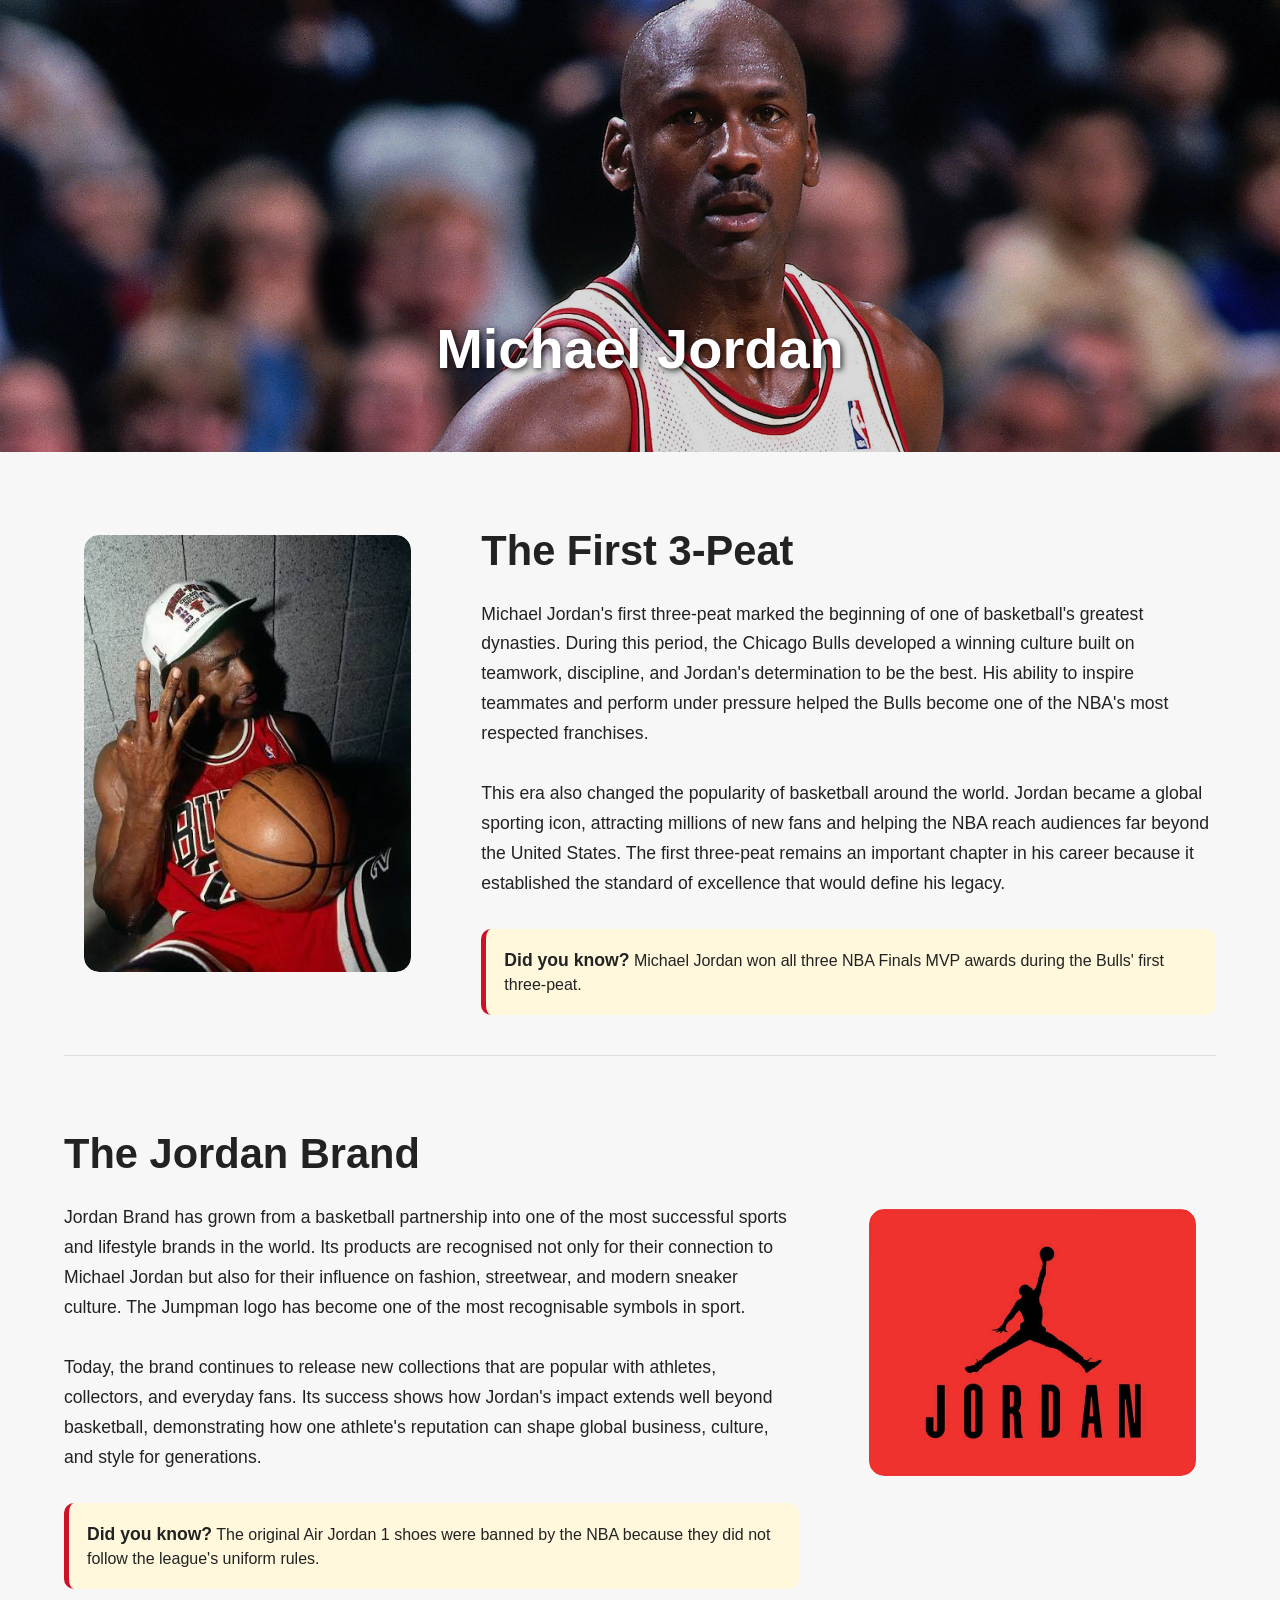
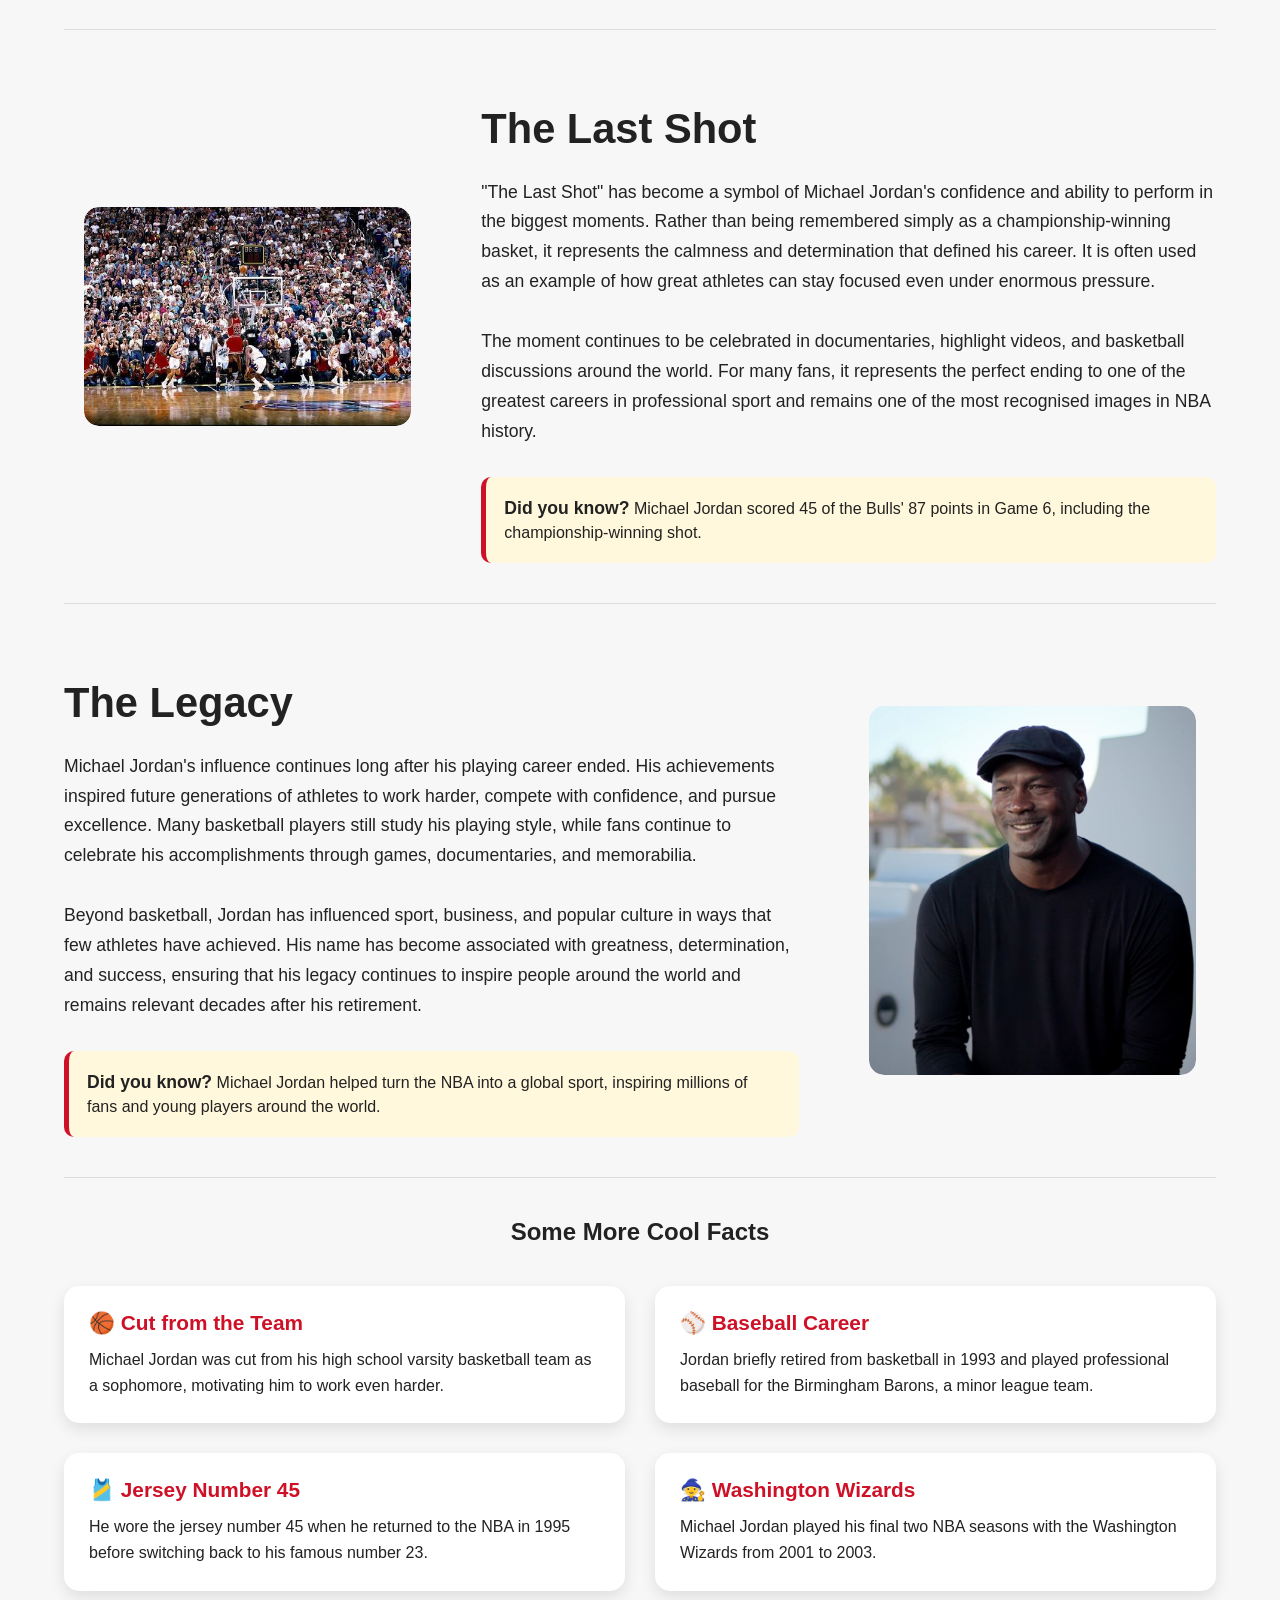
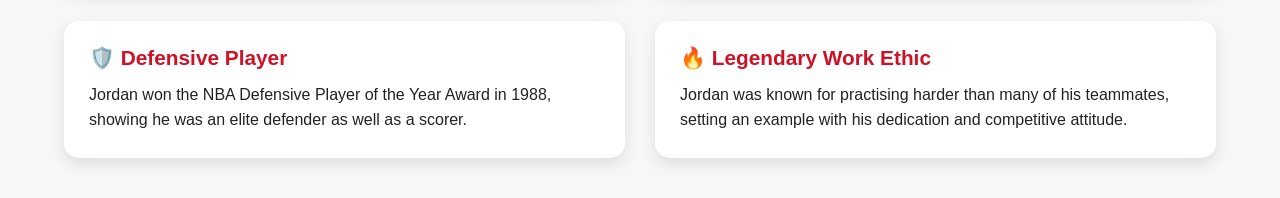
<file: index.html>
<!DOCTYPE html>

<html lang="en">

<head>

    <!-- Links the HTML page to the external CSS stylesheet -->
    <link rel="stylesheet" href="style.css">

    <!-- Sets the title shown in the browser tab -->
    <title>Michael Jordan</title>
</head>

<body>

    <!-- Hero section containing the main page heading -->
    <section class="hero-image">
        <h1 class="hero-text">
            Michael Jordan
        </h1>
    </section>


    <!-- Section 1: Information about Michael Jordan's first three-peat -->
    <section class="content-section">

        <!-- Two-column layout containing an image and information -->
        <div class="two-column-1">

            <!-- Image linking to the detailed First 3-Peat section -->
            <div class="image">
                <a href="secondary_3-peat.html" class="detail_link">

                    <!-- Main image for the First 3-Peat section -->
                    <img src="Images/3-peat_page/Jordan_first_3-peat.jpg" alt="Jordan first 3-peat">

                    <!-- Text displayed over/near the image to encourage users to read more -->
                    <div class="detailed_page_text">
                        <p>Read more</p>
                    </div>
                </a>
            </div>

            <!-- Information about Jordan's first three-peat -->
            <div class="info">
                <h1>The First 3-Peat</h1>

                <p>
                    <!-- Main introductory paragraph -->
                    Michael Jordan's first three-peat marked the beginning of one of basketball's greatest
                    dynasties. During this period, the Chicago Bulls developed a winning culture built on
                    teamwork, discipline, and Jordan's determination to be the best. His ability to inspire
                    teammates and perform under pressure helped the Bulls become one of the NBA's most respected
                    franchises. <br> <br>

                    This era also changed the popularity of basketball around the world. Jordan became a global
                    sporting icon, attracting millions of new fans and helping the NBA reach audiences far beyond the
                    United States. The first three-peat remains an important chapter in his career because it
                    established the standard of excellence that would define his legacy.
                </p>

                <!-- Interesting fact about the first three-peat -->
                <div class="did-you-know">
                    <strong>Did you know?</strong>
                    Michael Jordan won all three NBA Finals MVP awards during the Bulls' first three-peat.
                </div>
            </div>

        </div>

    </section>


    <!-- Section 2: Information about the Jordan Brand -->
    <section class="content-section">

        <!-- Two-column layout with information on the left and image on the right -->
        <div class="two-column-2">

            <!-- Information about the Jordan Brand -->
            <div class="info">
                <h1>The Jordan Brand</h1>

                <p>
                    <!-- Main introductory paragraph -->
                    Jordan Brand has grown from a basketball partnership into one of the most successful sports
                    and lifestyle brands in the world. Its products are recognised not only for their connection
                    to Michael Jordan but also for their influence on fashion, streetwear, and modern sneaker
                    culture. The Jumpman logo has become one of the most recognisable symbols in sport.<br><br>

                    Today, the brand continues to release new collections that are popular with athletes, collectors,
                    and everyday fans. Its success shows how Jordan's impact extends well beyond basketball,
                    demonstrating how one athlete's reputation can shape global business, culture, and style for
                    generations.
                </p>

                <!-- Interesting fact about the Jordan Brand -->
                <div class="did-you-know">
                    <strong>Did you know?</strong>
                    The original Air Jordan 1 shoes were banned by the NBA because they did not follow the league's
                    uniform rules.
                </div>
            </div>

            <!-- Image linking to the detailed Jordan Brand section -->
            <div class="image">
                <a href="secondary_jordan_brand.html" class="detail_link">

                    <!-- Jordan Brand logo image -->
                    <img src="Images/The_Jordan_Brand/Jordan_logo_red.jpg" alt="The Jordan Brand">

                    <!-- Text displayed over/near the image to encourage users to read more -->
                    <div class="detailed_page_text">
                        <p>Read more</p>
                    </div>
                </a>
            </div>

        </div>

    </section>


    <!-- Section 3: Information about Michael Jordan's famous last shot -->
    <section class="content-section">

        <!-- Two-column layout containing an image and information -->
        <div class="two-column-1">

            <!-- Image linking to the detailed Last Shot section -->
            <div class="image">
                <a href="the_last_shot.html" class="detail_link">

                    <!-- Image representing Jordan's famous last shot -->
                    <img src="Images/The_last_Shot/Michael_Jordan_the_last_shot_main_photo.jpg" alt="The last shot">

                    <!-- Text displayed over/near the image to encourage users to read more -->
                    <div class="detailed_page_text">
                        <p>Read more</p>
                    </div>
                </a>
            </div>

            <!-- Information about the Last Shot -->
            <div class="info">
                <h1>The Last Shot</h1>

                <p>
                    <!-- Main introductory paragraph -->
                    <span>
                        "The Last Shot" has become a symbol of Michael Jordan's confidence and ability to perform in
                        the biggest moments. Rather than being remembered simply as a championship-winning basket, it
                        represents the calmness and determination that defined his career. It is often used as an
                        example of how great athletes can stay focused even under enormous pressure. <br><br>

                        The moment continues to be celebrated in documentaries, highlight videos, and basketball
                        discussions around the world. For many fans, it represents the perfect ending to one of the
                        greatest careers in professional sport and remains one of the most recognised images in NBA
                        history.
                </p>

                <!-- Interesting fact about the Last Shot -->
                <div class="did-you-know">
                    <strong>Did you know?</strong>
                    Michael Jordan scored 45 of the Bulls' 87 points in Game 6, including the championship-winning
                    shot.
                </div>
            </div>

        </div>

    </section>


    <!-- Section 4: Information about Michael Jordan's legacy -->
    <section class="content-section">

        <!-- Two-column layout with information on the left and image on the right -->
        <div class="two-column-2">

            <!-- Information about Jordan's legacy -->
            <div class="info">
                <h1>The Legacy</h1>

                <p>
                    <!-- Main introductory paragraph -->
                    <span>
                        Michael Jordan's influence continues long after his playing career ended. His achievements
                        inspired future generations of athletes to work harder, compete with confidence, and pursue
                        excellence. Many basketball players still study his playing style, while fans continue to
                        celebrate his accomplishments through games, documentaries, and memorabilia. <br><br>

                        Beyond basketball, Jordan has influenced sport, business, and popular culture in ways that few
                        athletes have achieved. His name has become associated with greatness, determination, and
                        success,
                        ensuring that his legacy continues to inspire people around the world and remains relevant
                        decades
                        after his retirement.
                </p>

                <!-- Interesting fact about Jordan's legacy -->
                <div class="did-you-know">
                    <strong>Did you know?</strong>
                    Michael Jordan helped turn the NBA into a global sport, inspiring millions of fans and young
                    players around the world.
                </div>
            </div>

            <!-- Image linking to the detailed Legacy section -->
            <div class="image">
                <a href="the_legacy.html" class="detail_link">

                    <!-- Image showing Michael Jordan later in life -->
                    <img src="Images/Main_page/Michael_Jordan_now.jpg" alt="The Legacy">

                    <!-- Text displayed over/near the image to encourage users to read more -->
                    <div class="detailed_page_text">
                        <p>Read more</p>
                    </div>
                </a>
            </div>

        </div>

    </section>


    <!-- More Facts section containing additional information about Michael Jordan -->
    <section class="facts-section">

        <!-- Heading for the facts section -->
        <h1>Some More Cool Facts</h1>

        <!-- Grid containing individual fact cards -->
        <div class="facts-grid">

            <!-- Fact 1: High school basketball -->
            <div class="fact">
                <h3>🏀 Cut from the Team</h3>
                <p>
                    Michael Jordan was cut from his high school varsity basketball team as a sophomore,
                    motivating him to work even harder.
                </p>
            </div>

            <!-- Fact 2: Baseball career -->
            <div class="fact">
                <h3>⚾ Baseball Career</h3>
                <p>
                    Jordan briefly retired from basketball in 1993 and played professional baseball for the
                    Birmingham Barons, a minor league team.
                </p>
            </div>

            <!-- Fact 3: Jersey number -->
            <div class="fact">
                <h3>🎽 Jersey Number 45</h3>
                <p>
                    He wore the jersey number 45 when he returned to the NBA in 1995 before switching back to
                    his famous number 23.
                </p>
            </div>

            <!-- Fact 4: Washington Wizards -->
            <div class="fact">
                <h3>🧙 Washington Wizards</h3>
                <p>
                    Michael Jordan played his final two NBA seasons with the Washington Wizards from 2001 to
                    2003.
                </p>
            </div>

            <!-- Fact 5: Defensive Player of the Year -->
            <div class="fact">
                <h3>🛡️ Defensive Player</h3>
                <p>
                    Jordan won the NBA Defensive Player of the Year Award in 1988, showing he was an elite
                    defender as well as a scorer.
                </p>
            </div>

            <!-- Fact 6: Jordan's work ethic -->
            <div class="fact">
                <h3>🔥 Legendary Work Ethic</h3>
                <p>
                    Jordan was known for practising harder than many of his teammates, setting an example with
                    his dedication and competitive attitude.
                </p>
            </div>

        </div>

    </section>

</body>

</html>
</file>
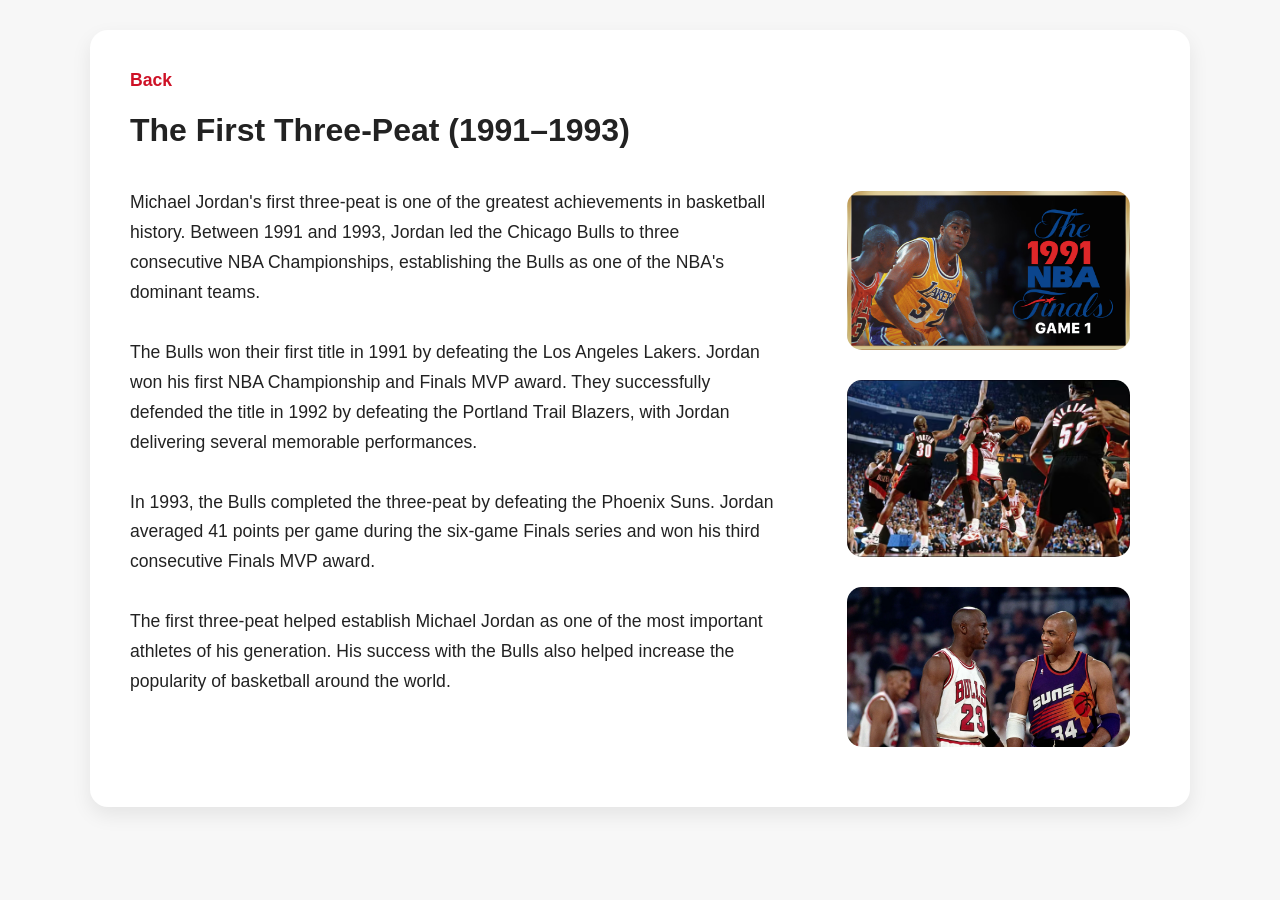
<file: secondary_3-peat.html>
<!DOCTYPE html>
<html lang="en">

<head>
    <meta charset="UTF-8">
    <meta name="viewport" content="width=device-width, initial-scale=1.0">
    <link rel="stylesheet" href="3-peat-style.css">
    <title>The First 3-Peat</title>
</head>

<body>
    <main class="secondary-page">

        <a href="index.html" class="back-button">Back</a>

        <h1>The First Three-Peat (1991–1993)</h1>

        <section class="content">
            <div class="info">
                <p>
                    Michael Jordan's first three-peat is one of the greatest achievements in
                    basketball history. Between 1991 and 1993, Jordan led the Chicago Bulls to
                    three consecutive NBA Championships, establishing the Bulls as one of the
                    NBA's dominant teams.
                    <br><br>
                    The Bulls won their first title in 1991 by defeating the Los Angeles Lakers.
                    Jordan won his first NBA Championship and Finals MVP award. They successfully
                    defended the title in 1992 by defeating the Portland Trail Blazers, with
                    Jordan delivering several memorable performances.
                    <br><br>
                    In 1993, the Bulls completed the three-peat by defeating the Phoenix Suns.
                    Jordan averaged 41 points per game during the six-game Finals series and won
                    his third consecutive Finals MVP award.
                    <br><br>
                    The first three-peat helped establish Michael Jordan as one of the most
                    important athletes of his generation. His success with the Bulls also helped
                    increase the popularity of basketball around the world.
                </p>
            </div>
            <div class="images">

                <img src="Images/3-peat_page/Jordan-1991-finals.avif" alt="Michael Jordan during the 1991 NBA Finals">

                <img src="Images/3-peat_page/jordan_1992-finals.avif" alt="Michael Jordan during the 1992 NBA Finals">

                <img src="Images/3-peat_page/Jordan-1993-finals.webp" alt="Michael Jordan during the 1993 NBA Finals">
            </div>
        </section>
    </main>
</body>

</html>
</file>
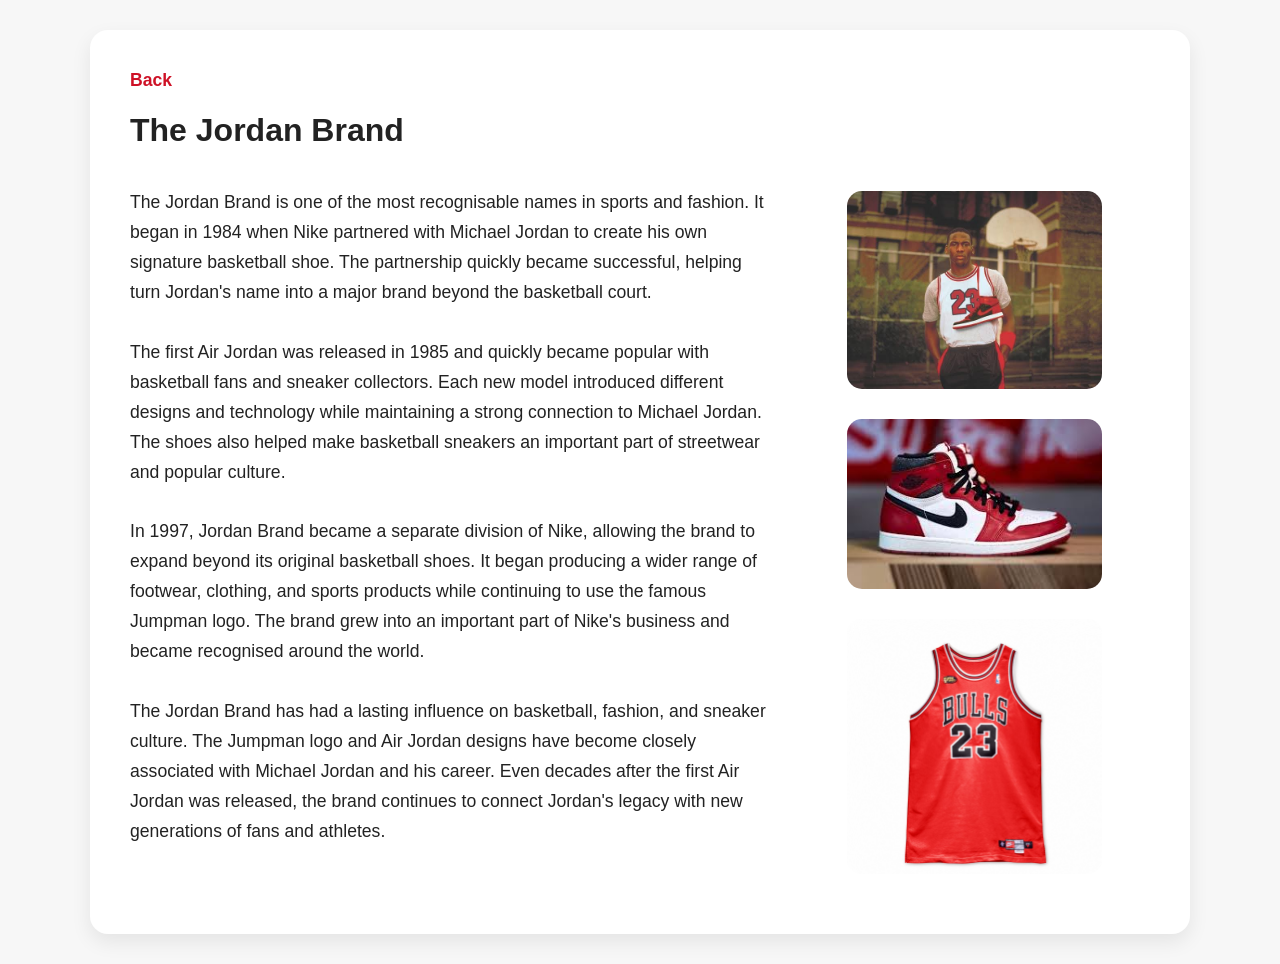
<file: secondary_jordan_brand.html>
<!DOCTYPE html>
<html lang="en">

<head>
    <meta charset="UTF-8">
    <meta name="viewport" content="width=device-width, initial-scale=1.0">
    <link rel="stylesheet" href="jordan_brand-style.css">
    <title>The Jordan Brand</title>
</head>

<body>

    <main class="secondary-page">
        <a href="index.html" class="back-button">Back</a>
        <h1>The Jordan Brand</h1>
        <section class="content">
            <div class="info">

                <p>
                    The Jordan Brand is one of the most recognisable names in sports and fashion.
                    It began in 1984 when Nike partnered with Michael Jordan to create his own
                    signature basketball shoe. The partnership quickly became successful, helping
                    turn Jordan's name into a major brand beyond the basketball court.
                    <br><br>
                    The first Air Jordan was released in 1985 and quickly became popular with
                    basketball fans and sneaker collectors. Each new model introduced different
                    designs and technology while maintaining a strong connection to Michael Jordan.
                    The shoes also helped make basketball sneakers an important part of streetwear
                    and popular culture.
                    <br><br>
                    In 1997, Jordan Brand became a separate division of Nike, allowing the brand
                    to expand beyond its original basketball shoes. It began producing a wider
                    range of footwear, clothing, and sports products while continuing to use the
                    famous Jumpman logo. The brand grew into an important part of Nike's business
                    and became recognised around the world.
                    <br><br>
                    The Jordan Brand has had a lasting influence on basketball, fashion, and
                    sneaker culture. The Jumpman logo and Air Jordan designs have become closely
                    associated with Michael Jordan and his career. Even decades after the first
                    Air Jordan was released, the brand continues to connect Jordan's legacy with
                    new generations of fans and athletes.
                </p>
            </div>
            <div class="images">

                <img src="Images/The_Jordan_Brand/Jordan_jordan_brand.jpg" alt="Michael Jordan">

                <img src="Images/The_Jordan_Brand/Jordan-1s.jpg" alt="Jordan-1s">

                <img src="Images/The_Jordan_Brand/Jordan-jersey.jpg" alt="Michael Jordan Jersey">

            </div>
        </section>
    </main>

</body>

</html>
</file>
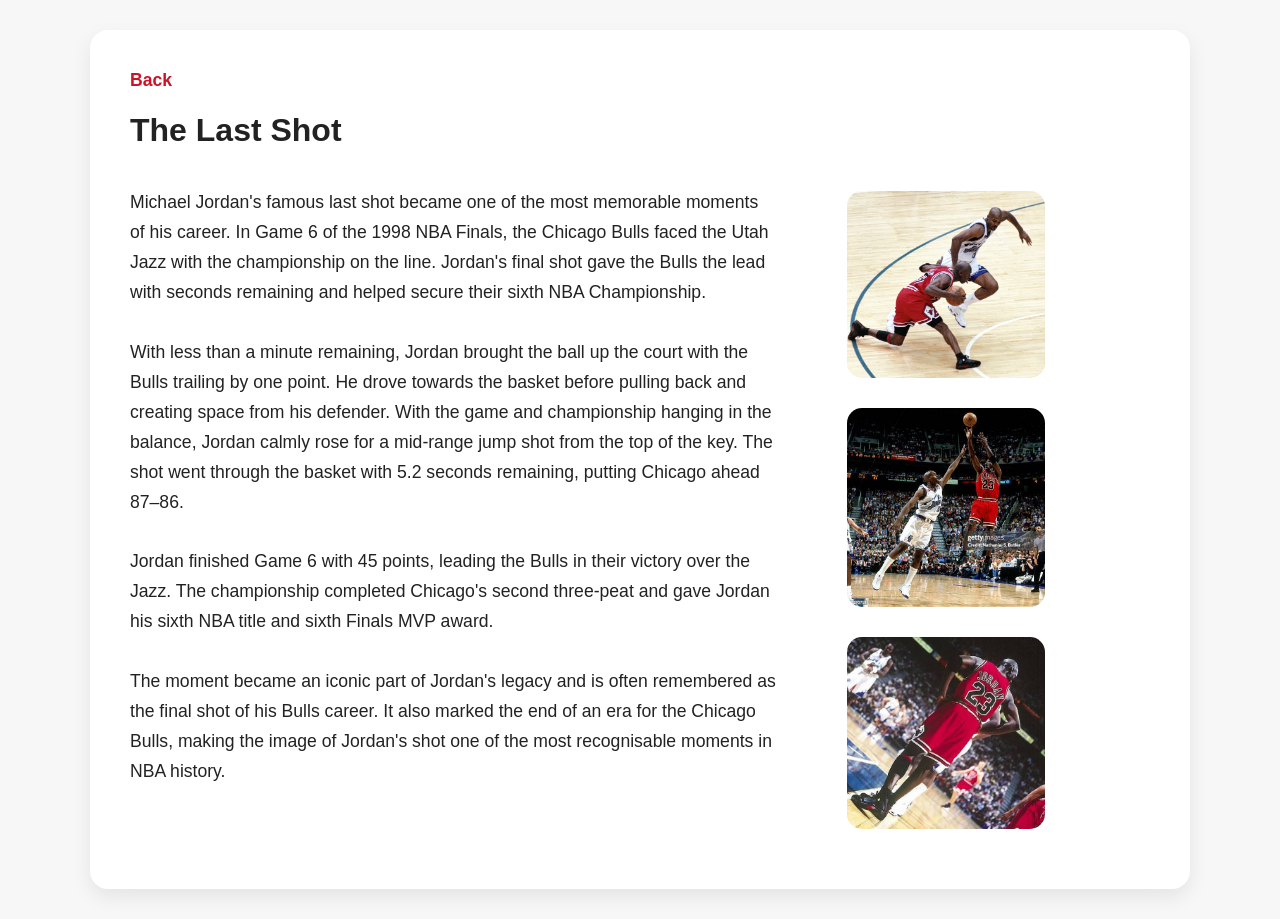
<file: the_last_shot.html>
<!DOCTYPE html>
<html lang="en">

<head>
    <meta charset="UTF-8">
    <meta name="viewport" content="width=device-width, initial-scale=1.0">
    <link rel="stylesheet" href="the_last_shot-style.css">
    <title>The Jordan Brand</title>
</head>

<body>

    <main class="secondary-page">
        <a href="index.html" class="back-button">Back</a>
        <h1>The Last Shot</h1>
        <section class="content">
            <div class="info">

                <p>
                    Michael Jordan's famous last shot became one of the most memorable moments
                    of his career. In Game 6 of the 1998 NBA Finals, the Chicago Bulls faced
                    the Utah Jazz with the championship on the line. Jordan's final shot gave
                    the Bulls the lead with seconds remaining and helped secure their sixth
                    NBA Championship.
                    <br><br>
                    With less than a minute remaining, Jordan brought the ball up the court with
                    the Bulls trailing by one point. He drove towards the basket before pulling
                    back and creating space from his defender. With the game and championship
                    hanging in the balance, Jordan calmly rose for a mid-range jump shot from the
                    top of the key. The shot went through the basket with 5.2 seconds remaining,
                    putting Chicago ahead 87–86.
                    <br><br>
                    Jordan finished Game 6 with 45 points, leading the Bulls in their victory
                    over the Jazz. The championship completed Chicago's second three-peat and
                    gave Jordan his sixth NBA title and sixth Finals MVP award.
                    <br><br>
                    The moment became an iconic part of Jordan's legacy and is often remembered
                    as the final shot of his Bulls career. It also marked the end of an era for
                    the Chicago Bulls, making the image of Jordan's shot one of the most
                    recognisable moments in NBA history.
                </p>
            </div>
            <div class="images">

                <img src="Images/The_last_Shot/Michael_Jordan_the_last_shot_1.webp" alt="Jordan playing the Jazz">

                <img src="Images/The_last_Shot/Michael_Jordan_the_last_shot_2.jpg" alt="Jordan shooting a fadeaway">

                <img src="Images/The_last_Shot/Michael_Jordan_the_last_shot_3.jpg" alt="cool angle of MJ">

            </div>
        </section>
    </main>

</body>

</html>
</file>
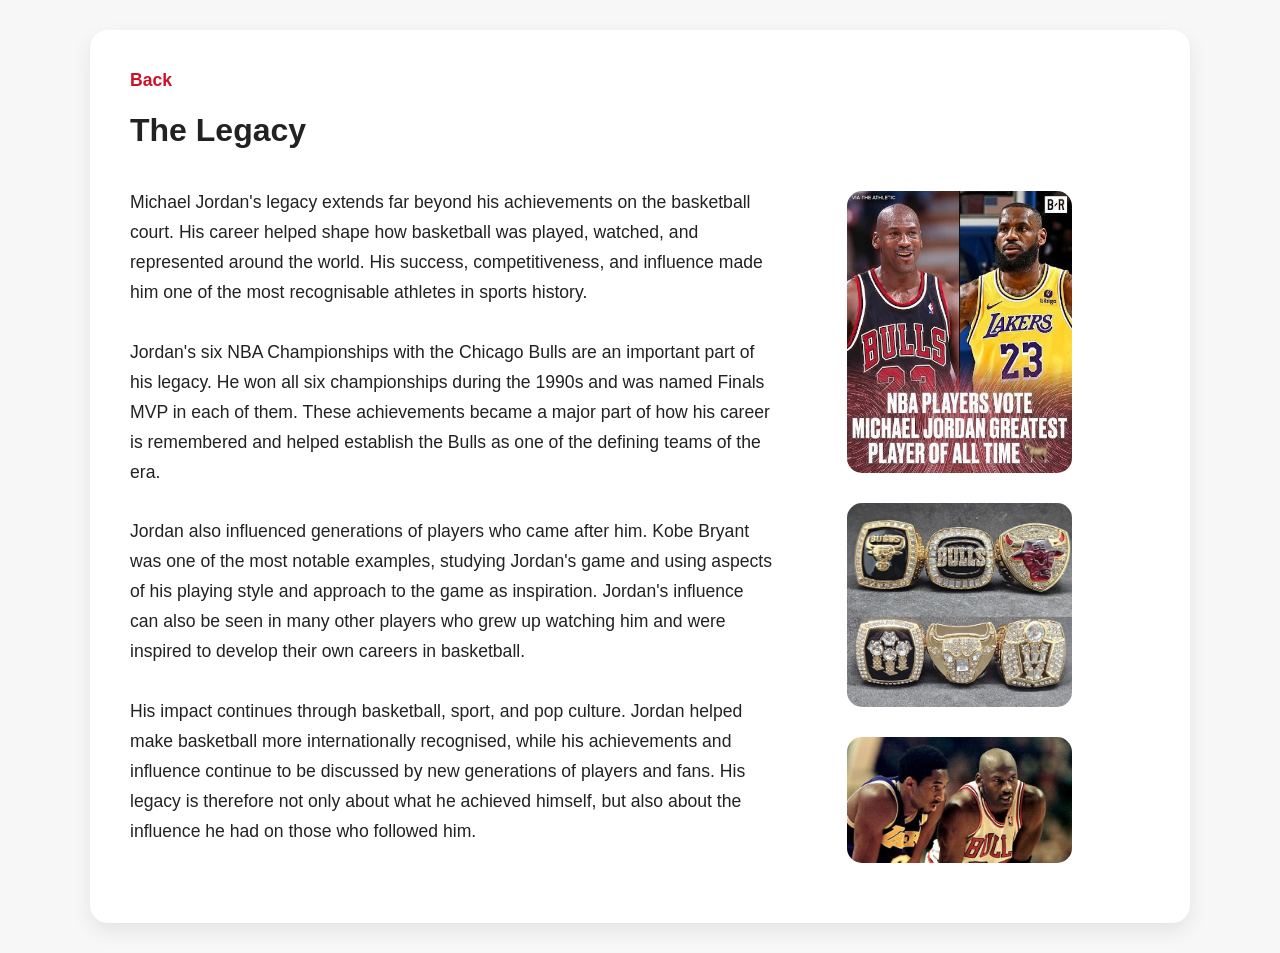
<file: the_legacy.html>
<!DOCTYPE html>
<html lang="en">

<head>
    <meta charset="UTF-8">
    <meta name="viewport" content="width=device-width, initial-scale=1.0">
    <link rel="stylesheet" href="the_legacy-style.css">
    <title>The Legacy</title>
</head>

<body>

    <main class="secondary-page">
        <a href="index.html" class="back-button">Back</a>
        <h1>The Legacy</h1>
        <section class="content">
            <div class="info">

                <p>
                    Michael Jordan's legacy extends far beyond his achievements on the basketball
                    court. His career helped shape how basketball was played, watched, and
                    represented around the world. His success, competitiveness, and influence
                    made him one of the most recognisable athletes in sports history.
                    <br><br>
                    Jordan's six NBA Championships with the Chicago Bulls are an important part
                    of his legacy. He won all six championships during the 1990s and was named
                    Finals MVP in each of them. These achievements became a major part of how
                    his career is remembered and helped establish the Bulls as one of the
                    defining teams of the era.
                    <br><br>
                    Jordan also influenced generations of players who came after him. Kobe
                    Bryant was one of the most notable examples, studying Jordan's game and
                    using aspects of his playing style and approach to the game as inspiration.
                    Jordan's influence can also be seen in many other players who grew up
                    watching him and were inspired to develop their own careers in basketball.
                    <br><br>
                    His impact continues through basketball, sport, and pop culture. Jordan
                    helped make basketball more internationally recognised, while his
                    achievements and influence continue to be discussed by new generations of players and fans. His legacy is therefore not only about what he achieved
    himself, but also about the influence he had on those who followed him.
                </p>
            </div>
            <div class="images">

                <img class="goat" src="Images//The_legacy/images (1).jpg" alt="Michael Jordan voted as the GOAT">

                <img src="Images/The_legacy/Jordan-chip-rings.png" alt="Jordan's championship-rings">

                <img src="Images/The_legacy/images.jpg" alt="Jordan with Kobe Bryant">

            </div>
        </section>
    </main>

</body>

</html>
</file>
<file: style.css>
/* General */
* {
    font-family: 'Trebuchet MS', 'Lucida Sans Unicode', 'Lucida Grande',
        'Lucida Sans', Arial, sans-serif;
}

body {
    background: #F7F7F7;
    color: #222;
    margin: 0;
}

/* Section Cards */
.section {
    background: white;
    border-radius: 18px;
    padding: 40px;
    margin: 50px auto;
    max-width: 1100px;
    box-shadow: 0 8px 20px rgba(0, 0, 0, .08);
}

/* Hero */
.hero-image {
    position: relative;
    background-image: url("Images/Main_page/michael-jordan-hero-image.jpg");
    height: 452px;
    background-position: center 5%;
    background-repeat: no-repeat;
    background-size: cover;
    overflow: hidden;
}

.hero-image::before {
    content: "";
    position: absolute;
    inset: 0;
    background: rgba(0, 0, 0, .15);
}

.hero-text {
    font-family: 'Poppins', sans-serif;
    color: white;
    font-size: 56px;
    font-weight: bold;
    position: absolute;
    bottom: 25px;
    left: 50%;
    transform: translateX(-50%);
    text-align: center;
    width: 100%;
    z-index: 1;
    text-shadow: 2px 2px 6px rgba(0, 0, 0, .8);
}


/* Content Sections */
.content-section {
    width: 90%;
    margin: 40px auto;
}

.two-column-1 {
    display: grid;
    grid-template-columns: 1fr 2fr;
    gap: 50px;
    align-items: center;
    border-bottom: 1px solid #ddd;
    padding-bottom: 40px;
}

.two-column-2 {
    display: grid;
    grid-template-columns: 2fr 1fr;
    gap: 50px;
    align-items: center;
    border-bottom: 1px solid #ddd;
    padding-bottom: 40px;
}

/* Images + Links */
.image {
    display: flex;
    justify-content: center;
    align-items: center;
    padding: 20px;
    transition: transform 0.4s ease;
}

.image:hover {
    transform: scale(1.04);
}


.detail_link {
    border-radius: 15px;
    text-decoration: none;
    color: Black;
    position: relative;
    display: inline-block;
    overflow: hidden;
    background-color: transparent;
}

.detail_link img {
    border-radius: 15px;
    display: block;
    width: 100%;
    height: auto;
    position: relative;
    z-index: 2;
}

.detailed_page_text {
    position: absolute;
    bottom: 0;
    top: 0;
    left: 0;
    right: 0;

    /* position the text layer over the full image */
    display: flex;
    justify-content: center;
    align-items: center;
    padding: 20px;
    box-sizing: border-box;

    /* visual styles */
    color: white;
    font-weight: bold;
    font-size: 1.2rem;

    /* CHANGED: creates the grey background over the image */
    background-color: rgba(128, 128, 128, 0.65);

    /* layer positioning */
    z-index: 1;

    /* CHANGED: keeps the grey background hidden before hovering */
    opacity: 0;

    /* CHANGED: smoothly fades the grey background in and out */
    transition: opacity 0.4s ease;
}


/* HOVER STATES */

/* CHANGED: zooms and darkens the image when hovered */
.detail_link:hover img {
    filter: brightness(0.6);
}

/* CHANGED: shows the grey background and "Read more" text */
.detail_link:hover .detailed_page_text {
    opacity: 1;
    z-index: 3;
}


/* Text */
.info h1 {
    font-size: 2.6rem;
    margin-bottom: 25px;
    color: #222;
}

.info p {
    font-size: 1.1rem;
    line-height: 1.7;
    margin-bottom: 20px;
}

/* Did You Know Box */
.did-you-know {
    margin-top: 30px;
    background: cornsilk;
    border-left: 5px solid rgb(206, 17, 38);
    padding: 18px;
    border-radius: 10px;
    font-size: 1rem;
    line-height: 1.5;
}

.did-you-know strong {
    font-size: 1.1rem;
    font-weight: bold;
}

/* Facts Section */
.facts-section {
    width: 90%;
    margin: 40px auto;
}

.facts-section h1 {
    text-align: center;
    margin-bottom: 40px;
}

/* Grid */
.facts-grid {
    display: grid;
    grid-template-columns: 1fr 1fr;
    gap: 30px;
}

/* Fact Card */
.fact {
    background: white;
    padding: 25px;
    border-radius: 15px;
    box-shadow: 0 6px 15px rgba(0, 0, 0, 0.1);
    transition: 0.3s;
}

/* Hover Effect */
.fact:hover {
    transform: translateY(-5px);
}

/* Heading */
.fact h3 {
    color: rgb(206, 17, 38);
    margin-top: 0;
    margin-bottom: 12px;
    font-size: 1.3rem;
}

/* Paragraph */
.fact p {
    margin: 0;
    line-height: 1.6;
}
</file>
<file: 3-peat-style.css>
/* =========================
   GENERAL
   ========================= */

* {
    font-family: 'Trebuchet MS', 'Lucida Sans Unicode', 'Lucida Grande',
        'Lucida Sans', Arial, sans-serif;
    box-sizing: border-box;
}

body {
    background: #F7F7F7;
    color: #222;
    margin: 0;
}

.back-button {
    display: inline-block;
    color: rgb(206, 17, 38);
    font-size: 1.1rem;
    font-weight: bold;
    text-decoration: none;
    border-radius: 15px;
    transition: transform 0.4s ease;
}

.back-button:hover {
    transform: scale(1.06);
    text-decoration: underline;
}

.secondary-page {
    width: 90%;
    max-width: 1100px;
    margin: 30px auto;
    background-color: white;
    padding: 40px;
    border-radius: 18px;
    box-shadow: 0 8px 20px rgba(0, 0, 0, .08);
}

.content {
    display: grid;
    grid-template-columns: 2fr 1fr;
    gap: 50px;
    align-items: start;
}

.images {
    display: flex;
    flex-direction: column;
    justify-content: center;
    gap: 30px;
    padding: 20px;
}

.info p {
    font-size: 1.1rem;
    line-height: 1.7;
    margin-bottom: 20px;
}

/* Fixed: targets the images inside the .images container correctly */
.images img {
    width: 100%;
    max-width: 300px;
    height: auto;
    border-radius: 15px;
    transition: transform 0.4s ease;
}

.images img:hover {
    transform: scale(1.03);
    box-shadow: 0 10px 20px rgba(0, 0, 0, 0.2);
}
</file>
<file: jordan_brand-style.css>
/* =========================
   GENERAL
   ========================= */

* {
    font-family: 'Trebuchet MS', 'Lucida Sans Unicode', 'Lucida Grande',
        'Lucida Sans', Arial, sans-serif;
    box-sizing: border-box;
}

body {
    background: #F7F7F7;
    color: #222;
    margin: 0;
}

.back-button {
    display: inline-block;
    color: rgb(206, 17, 38);
    font-size: 1.1rem;
    font-weight: bold;
    text-decoration: none;
    border-radius: 15px;
    transition: transform 0.4s ease;
}

.back-button:hover{
    transform: scale(1.06);
    text-decoration: underline;
}
.secondary-page {
    width: 90%;
    max-width: 1100px;
    margin: 30px auto;
    background-color: white;
    padding: 40px;
    border-radius: 18px;
    box-shadow: 0 8px 20px rgba(0, 0, 0, .08);
}

.content {
    display: grid;
    grid-template-columns: 2fr 1fr;
    gap: 50px;
    align-items: start;
}

.images {
    display: flex;
    flex-direction: column;
    justify-content: center;
    gap: 30px;
    padding: 20px;
}

.info p {
    font-size: 1.1rem;
    line-height: 1.7;
    margin-bottom: 20px;
}

/* Fixed: targets the images inside the .images container correctly */
.images img {
    width: 90%;
    max-width: 300px;
    height: auto;
    border-radius: 15px;
    transition: transform 0.4s ease;
}

.images img:hover {
    transform: scale(1.03);
    box-shadow: 0 10px 20px rgba(0, 0, 0, 0.2);
}
</file>
<file: the_last_shot-style.css>
/* =========================
   GENERAL
   ========================= */

* {
    font-family: 'Trebuchet MS', 'Lucida Sans Unicode', 'Lucida Grande',
        'Lucida Sans', Arial, sans-serif;
    box-sizing: border-box;
}

body {
    background: #F7F7F7;
    color: #222;
    margin: 0;
}

.back-button {
    display: inline-block;
    color: rgb(206, 17, 38);
    font-size: 1.1rem;
    font-weight: bold;
    text-decoration: none;
    border-radius: 15px;
    transition: transform 0.4s ease;
}

.back-button:hover{
    transform: scale(1.06);
    text-decoration: underline;
}
.secondary-page {
    width: 90%;
    max-width: 1100px;
    margin: 30px auto;
    background-color: white;
    padding: 40px;
    border-radius: 18px;
    box-shadow: 0 8px 20px rgba(0, 0, 0, .08);
}

.content {
    display: grid;
    grid-template-columns: 2fr 1fr;
    gap: 50px;
    align-items: start;
}

.images {
    display: flex;
    flex-direction: column;
    justify-content: center;
    gap: 30px;
    padding: 20px;
}

.info p {
    font-size: 1.1rem;
    line-height: 1.7;
    margin-bottom: 20px;
}

/* Fixed: targets the images inside the .images container correctly */
.images img {
    width: 70%;
    max-width: 300px;
    height: auto;
    border-radius: 15px;
    transition: transform 0.4s ease;
}

.images img:hover {
    transform: scale(1.03);
    box-shadow: 0 10px 20px rgba(0, 0, 0, 0.2);
}
</file>
<file: the_legacy-style.css>
/* =========================
   GENERAL
   ========================= */

* {
    font-family: 'Trebuchet MS', 'Lucida Sans Unicode', 'Lucida Grande',
        'Lucida Sans', Arial, sans-serif;
    box-sizing: border-box;
}

body {
    background: #F7F7F7;
    color: #222;
    margin: 0;
}

.back-button {
    display: inline-block;
    color: rgb(206, 17, 38);
    font-size: 1.1rem;
    font-weight: bold;
    text-decoration: none;
    border-radius: 15px;
    transition: transform 0.4s ease;
}

.back-button:hover {
    transform: scale(1.06);
    text-decoration: underline;
}

.secondary-page {
    width: 90%;
    max-width: 1100px;
    margin: 30px auto;
    background-color: white;
    padding: 40px;
    border-radius: 18px;
    box-shadow: 0 8px 20px rgba(0, 0, 0, .08);
}

.content {
    display: grid;
    grid-template-columns: 2fr 1fr;
    gap: 50px;
    align-items: start;
}

.images {
    display: flex;
    flex-direction: column;
    justify-content: center;
    gap: 30px;
    padding: 20px;
}

.info p {
    font-size: 1.1rem;
    line-height: 1.7;
    margin-bottom: 20px;
}

/* Fixed: targets the images inside the .images container correctly */
.images img {
    width: 90%;
    max-width: 225px;
    height: auto;
    border-radius: 15px;
    transition: transform 0.4s ease;
}


.images img:hover {
    transform: scale(1.03);
    box-shadow: 0 10px 20px rgba(0, 0, 0, 0.2);
}
</file>
